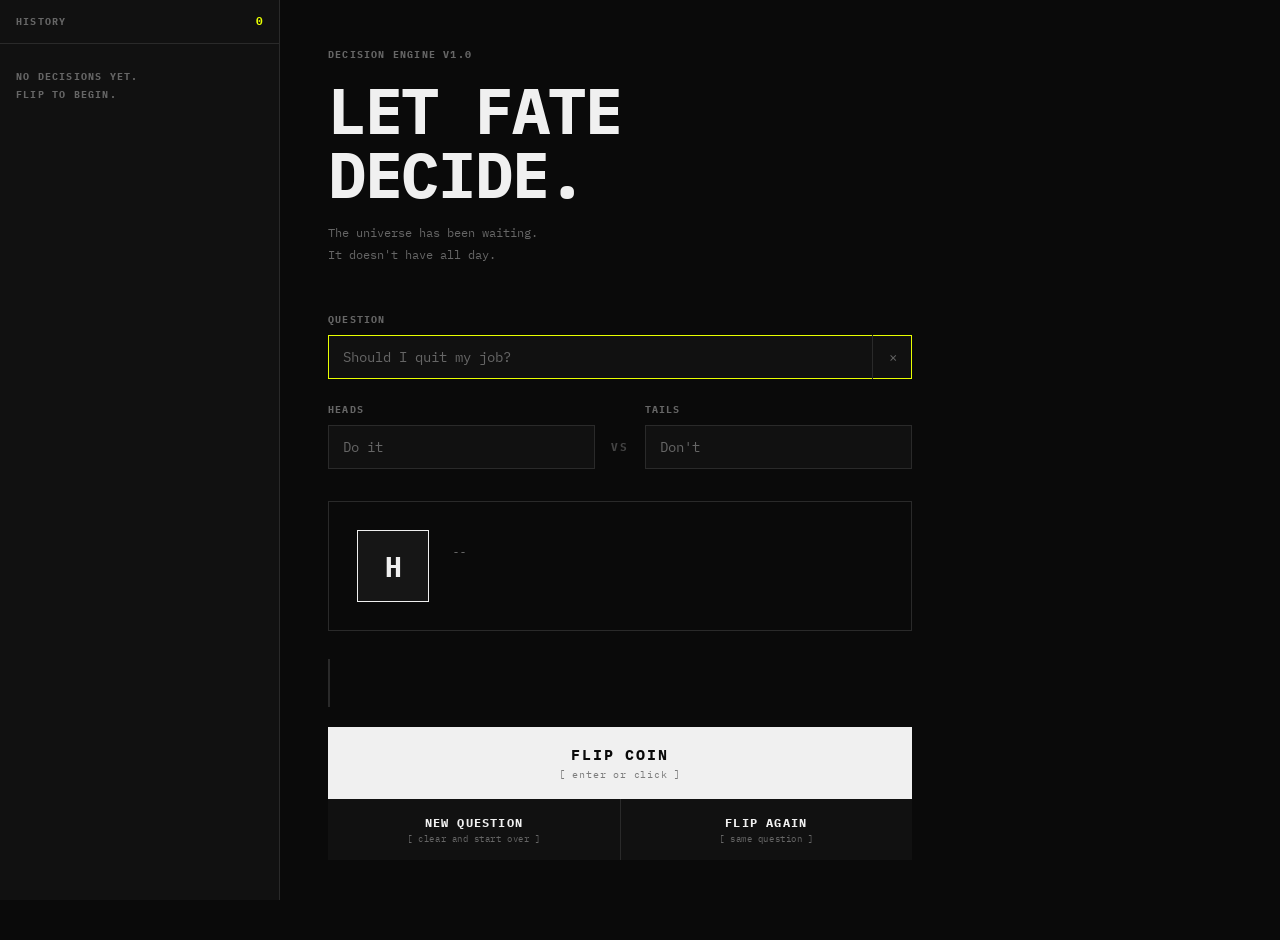
<file: index.html>
<!DOCTYPE html>
<html lang="en">
<head>
  <meta charset="UTF-8">
  <meta name="viewport" content="width=device-width, initial-scale=1.0">
  <title>LET FATE DECIDE</title>
  <link rel="stylesheet" href="styles.css">
</head>
<body>

  <div class="layout">

    <!-- LEFT: history column -->
    <aside class="memory-col" id="memory-col" aria-label="Decision history">
      <div class="memory-col__header">
        <span class="mono-label">HISTORY</span>
        <div class="memory-col__header-actions">
          <span class="mono-count" id="history-count">0</span>
          <button class="btn-clear-all" id="btn-clear-all" aria-label="Clear all history" hidden>[ CLEAR ]</button>
        </div>
      </div>
      <div class="memory-col__feed" id="memory-feed" role="list" aria-live="polite"></div>
    </aside>

    <!-- RIGHT: main interface -->
    <main class="main-col" role="main">

      <header class="site-header">
        <div class="site-header__tag mono-label">DECISION ENGINE v1.0</div>
        <h1 class="site-title">LET FATE<br>DECIDE.</h1>
        <p class="site-sub">The universe has been waiting.<br>It doesn't have all day.</p>
      </header>

      <section class="interface" id="interface">

        <!-- Question with inline clear -->
        <div class="field field--with-clear">
          <label for="question" class="field__label mono-label">QUESTION</label>
          <div class="field__wrap">
            <input
              type="text"
              id="question"
              class="field__input"
              placeholder="Should I quit my job?"
              maxlength="120"
              autocomplete="off"
              spellcheck="false"
              aria-describedby="question-state"
            >
            <button class="field__clear" id="btn-clear-question" aria-label="Clear question" hidden>×</button>
          </div>
        </div>

        <!-- Options -->
        <div class="options-row">
          <div class="option-block">
            <label for="opt-heads" class="field__label mono-label">HEADS</label>
            <input type="text" id="opt-heads" class="field__input" placeholder="Do it" maxlength="40" autocomplete="off">
          </div>
          <div class="option-sep mono-label">VS</div>
          <div class="option-block">
            <label for="opt-tails" class="field__label mono-label">TAILS</label>
            <input type="text" id="opt-tails" class="field__input" placeholder="Don't" maxlength="40" autocomplete="off">
          </div>
        </div>

        <!-- Coin -->
        <div class="coin-zone">
          <div class="coin-wrapper">
            <div class="coin" id="coin">
              <div class="coin__face coin__face--heads">H</div>
              <div class="coin__face coin__face--tails">T</div>
            </div>
            <div class="coin-readout" id="coin-readout" aria-live="polite" aria-atomic="true">
              <span class="coin-readout__side" id="readout-side">--</span>
              <span class="coin-readout__option" id="readout-option"></span>
            </div>
          </div>
        </div>

        <!-- Result -->
        <div class="result-bar" id="result-bar" role="status" aria-live="polite">
          <span id="result-text"></span>
        </div>

        <!-- CTA zone: swaps between FLIP state and POST-RESULT state -->
        <div class="cta-zone" id="cta-zone">
          <!-- State A: ready to flip -->
          <div class="cta-flip" id="cta-flip">
            <button class="btn-flip" id="btn-flip" type="button">
              <span class="btn-flip__main">FLIP COIN</span>
              <span class="btn-flip__sub">[ enter or click ]</span>
            </button>
          </div>

          <!-- State B: post-result actions (hidden until a result lands) -->
          <div class="cta-result" id="cta-result" hidden>
            <button class="btn-action btn-action--primary" id="btn-new-question" type="button">
              <span class="btn-action__main">NEW QUESTION</span>
              <span class="btn-action__sub">[ clear and start over ]</span>
            </button>
            <button class="btn-action btn-action--secondary" id="btn-flip-again" type="button">
              <span class="btn-action__main">FLIP AGAIN</span>
              <span class="btn-action__sub">[ same question ]</span>
            </button>
          </div>
        </div>

        <div class="flip-counter" id="flip-counter"></div>

      </section>

    </main>
  </div>

  <!-- Detail panel -->
  <div class="panel-backdrop" id="panel-backdrop" hidden></div>
  <div class="detail-panel" id="detail-panel" role="dialog" aria-modal="true" aria-label="Past decision" hidden>
    <div class="detail-panel__inner">
      <div class="detail-panel__actions">
        <button class="detail-panel__close"  id="panel-close"  aria-label="Close">[ CLOSE ]</button>
        <button class="detail-panel__reflip" id="panel-reflip" aria-label="Load this question back">[ REFLIP ]</button>
      </div>
      <div class="detail-panel__tag mono-label" id="panel-time"></div>
      <h2 class="detail-panel__question" id="panel-question"></h2>
      <div class="detail-panel__vs">
        <div class="detail-panel__opt" id="panel-heads-opt"></div>
        <div class="detail-panel__vs-sep mono-label">VS</div>
        <div class="detail-panel__opt" id="panel-tails-opt"></div>
      </div>
      <div class="detail-panel__result" id="panel-result"></div>
      <p class="detail-panel__epitaph mono-label">THE COIN SPOKE. YOU LISTENED.<br>OR DIDN'T. EITHER WAY.</p>
    </div>
  </div>

  <script src="script.js"></script>
</body>
</html>
</file>
<file: styles.css>
/* =========================================
   BRUTALIST AGENT DESIGN SYSTEM v1.2
   Laws: dark, raw, structural, monospace.
   No curves. No warmth. Pure function.
   Design language: UNCHANGED.
   Structure: redesigned by Design Engineer.
   ========================================= */

@import url('https://fonts.googleapis.com/css2?family=IBM+Plex+Mono:wght@400;700&display=swap');

:root {
  --black:    #0a0a0a;
  --void:     #111111;
  --surface:  #161616;
  --border:   #2a2a2a;
  --border-hi:#444444;
  --text:     #f0f0f0;
  --muted:    #666666;
  --accent:   #e8ff00;
  --mono:     'IBM Plex Mono', 'Courier New', monospace;
}

*, *::before, *::after {
  box-sizing: border-box;
  margin: 0;
  padding: 0;
}

html {
  font-size: 16px;
  background: var(--black);
  color: var(--text);
}

body {
  background: var(--black);
  color: var(--text);
  font-family: var(--mono);
  min-height: 100vh;
  line-height: 1.4;
}

/* =========================================
   LAYOUT
   ========================================= */

.layout {
  display: grid;
  grid-template-columns: 280px 1fr;
  min-height: 100vh;
}

@media (max-width: 720px) {
  .layout {
    grid-template-columns: 1fr;
    grid-template-rows: 1fr auto;
  }
  /* On mobile: main form first, history below */
  .memory-col { order: 2; }
  .main-col   { order: 1; }
}

/* =========================================
   LEFT: MEMORY COLUMN
   ========================================= */

.memory-col {
  border-right: 1px solid var(--border);
  display: flex;
  flex-direction: column;
  overflow: hidden;
  background: var(--void);
  position: sticky;
  top: 0;
  height: 100vh;
}

@media (max-width: 720px) {
  .memory-col {
    position: static;
    height: auto;
    max-height: 260px;
    border-right: none;
    border-top: 1px solid var(--border);
  }
}

.memory-col__header {
  display: flex;
  align-items: center;
  justify-content: space-between;
  padding: 14px 16px;
  border-bottom: 1px solid var(--border);
  flex-shrink: 0;
  gap: 8px;
}

.memory-col__header-actions {
  display: flex;
  align-items: center;
  gap: 10px;
}

.mono-label {
  font-family: var(--mono);
  font-size: 10px;
  font-weight: 700;
  letter-spacing: 0.12em;
  color: var(--muted);
  text-transform: uppercase;
}

.mono-count {
  font-size: 11px;
  color: var(--accent);
  font-weight: 700;
  font-family: var(--mono);
}

/* CLEAR ALL button in header */
.btn-clear-all {
  background: none;
  border: 1px solid var(--border);
  color: var(--muted);
  font-family: var(--mono);
  font-size: 9px;
  font-weight: 700;
  letter-spacing: 0.1em;
  padding: 3px 7px;
  cursor: pointer;
  transition: border-color 0.1s, color 0.1s;
}
.btn-clear-all:hover {
  border-color: var(--text);
  color: var(--text);
}

/* confirm row removed — CLEAR fires immediately */

.memory-col__feed {
  flex: 1;
  overflow-y: auto;
}
.memory-col__feed::-webkit-scrollbar { width: 2px; }
.memory-col__feed::-webkit-scrollbar-track { background: var(--void); }
.memory-col__feed::-webkit-scrollbar-thumb { background: var(--border-hi); }

/* Feed items */
.mem-item {
  display: block;
  padding: 14px 16px;
  border-bottom: 1px solid var(--border);
  cursor: pointer;
  transition: background 0.1s;
  color: inherit;
}
.mem-item:hover,
.mem-item:focus { background: var(--surface); outline: none; }
.mem-item:focus-visible { outline: 1px solid var(--accent); outline-offset: -1px; }
.mem-item__index { font-size: 9px; color: var(--muted); letter-spacing: 0.08em; margin-bottom: 4px; }
.mem-item__question { font-size: 11px; color: var(--text); line-height: 1.5; margin-bottom: 6px; word-break: break-word; }
.mem-item__result { font-size: 10px; font-weight: 700; letter-spacing: 0.1em; color: var(--accent); }

.mem-item--aged    { opacity: 0.5; }
.mem-item--ancient { opacity: 0.25; }
.mem-item:hover    { opacity: 1 !important; }

@keyframes slideIn {
  from { transform: translateX(-8px); opacity: 0; }
  to   { transform: translateX(0);    opacity: 1; }
}
.mem-item--new { animation: slideIn 0.2s ease forwards; }

.mem-empty {
  padding: 24px 16px;
  font-size: 10px;
  color: var(--muted);
  line-height: 1.8;
  white-space: pre-line;
}

/* =========================================
   RIGHT: MAIN COLUMN
   ========================================= */

.main-col {
  display: flex;
  flex-direction: column;
  padding: 48px 48px 48px;
  max-width: 680px;
}
@media (max-width: 720px) {
  .main-col { padding: 28px 20px 32px; }
}

/* Header */
.site-header { margin-bottom: 48px; }
.site-header__tag { margin-bottom: 16px; }
.site-title {
  font-family: var(--mono);
  font-size: clamp(36px, 6vw, 64px);
  font-weight: 700;
  line-height: 1.0;
  letter-spacing: -0.02em;
  color: var(--text);
  margin-bottom: 16px;
}
.site-sub { font-size: 12px; color: var(--muted); line-height: 1.8; }

/* Interface */
.interface { display: flex; flex-direction: column; }

/* Fields */
.field { margin-bottom: 24px; }
.field__label { display: block; margin-bottom: 8px; }

/* Field with inline clear button */
.field--with-clear .field__wrap {
  position: relative;
  display: flex;
  align-items: center;
}
.field__clear {
  position: absolute;
  right: 0;
  top: 0;
  bottom: 0;
  width: 40px;
  background: none;
  border: none;
  border-left: 1px solid var(--border);
  color: var(--muted);
  font-family: var(--mono);
  font-size: 14px;
  cursor: pointer;
  transition: color 0.1s, border-color 0.1s;
  display: flex;
  align-items: center;
  justify-content: center;
}
.field__clear:hover { color: var(--text); border-color: var(--border-hi); }
.field--with-clear .field__input { padding-right: 44px; }

.field__input {
  width: 100%;
  background: var(--void);
  border: 1px solid var(--border);
  color: var(--text);
  font-family: var(--mono);
  font-size: 14px;
  padding: 12px 14px;
  outline: none;
  border-radius: 0;
  appearance: none;
  transition: border-color 0.1s;
}
.field__input::placeholder { color: var(--muted); }
.field__input:focus { border-color: var(--accent); }

/* Options */
.options-row {
  display: grid;
  grid-template-columns: 1fr auto 1fr;
  align-items: end;
  gap: 16px;
  margin-bottom: 32px;
}
.option-sep {
  padding-bottom: 14px;
  text-align: center;
  color: var(--border-hi);
  font-size: 11px;
  letter-spacing: 0.15em;
}

/* =========================================
   COIN
   ========================================= */

.coin-zone {
  margin-bottom: 28px;
  border: 1px solid var(--border);
  padding: 28px;
  display: flex;
  align-items: center;
  gap: 32px;
}
.coin-wrapper { display: flex; align-items: center; gap: 24px; }
.coin {
  width: 72px;
  height: 72px;
  position: relative;
  transform-style: preserve-3d;
  perspective: 600px;
  flex-shrink: 0;
}
.coin__face {
  position: absolute;
  inset: 0;
  display: flex;
  align-items: center;
  justify-content: center;
  font-family: var(--mono);
  font-size: 28px;
  font-weight: 700;
  backface-visibility: hidden;
  -webkit-backface-visibility: hidden;
  border: 1px solid;
}
.coin__face--heads { background: var(--surface); border-color: var(--text); color: var(--text); }
.coin__face--tails { background: var(--void); border-color: var(--muted); color: var(--muted); transform: rotateY(180deg); }

.coin--show-heads .coin__face--heads { border-color: var(--accent); color: var(--accent); }
.coin--show-tails .coin__face--tails { border-color: var(--accent); color: var(--accent); }

.coin-readout { display: flex; flex-direction: column; gap: 4px; }
.coin-readout__side { font-size: 10px; font-weight: 700; letter-spacing: 0.12em; color: var(--muted); text-transform: uppercase; }
.coin-readout__option { font-size: 18px; font-weight: 700; color: var(--accent); line-height: 1.2; min-height: 22px; }

@keyframes flipCoin {
  0%   { transform: rotateY(0deg); }
  100% { transform: rotateY(1800deg); }
}
.coin--flipping { animation: flipCoin 1.4s cubic-bezier(0.4, 0, 0.3, 1) forwards; }
.coin--landed-heads { transform: rotateY(0deg); }
.coin--landed-tails { transform: rotateY(180deg); }

/* =========================================
   RESULT BAR
   ========================================= */

.result-bar {
  border-left: 2px solid var(--border);
  padding: 0 16px;
  min-height: 48px;
  margin-bottom: 20px;
  display: flex;
  align-items: center;
  transition: border-color 0.2s;
}
.result-bar--active { border-color: var(--accent); }
#result-text {
  font-size: 13px;
  color: var(--text);
  line-height: 1.6;
  opacity: 0;
  transition: opacity 0.4s ease 0.15s;
}
.result-bar--active #result-text { opacity: 1; }

/* =========================================
   CTA ZONE — state machine
   IDLE state:   shows .cta-flip
   RESULT state: shows .cta-result
   ========================================= */

.cta-zone { margin-bottom: 16px; }

/* Primary flip button */
.btn-flip {
  width: 100%;
  background: var(--text);
  color: var(--black);
  border: none;
  font-family: var(--mono);
  cursor: pointer;
  display: flex;
  flex-direction: column;
  align-items: center;
  justify-content: center;
  gap: 4px;
  padding: 18px 20px;
  transition: background 0.1s, color 0.1s;
  border-radius: 0;
}
.btn-flip:hover { background: var(--accent); color: var(--black); }
.btn-flip:active { transform: scale(0.99); }
.btn-flip:disabled { background: var(--border); color: var(--muted); cursor: not-allowed; }
.btn-flip__main { font-size: 15px; font-weight: 700; letter-spacing: 0.12em; }
.btn-flip__sub  { font-size: 10px; letter-spacing: 0.08em; opacity: 0.5; }

/* Post-result action pair */
.cta-result {
  display: grid;
  grid-template-columns: 1fr 1fr;
  gap: 1px;
  background: var(--border);
}

.btn-action {
  background: var(--void);
  border: none;
  font-family: var(--mono);
  cursor: pointer;
  display: flex;
  flex-direction: column;
  align-items: center;
  justify-content: center;
  gap: 3px;
  padding: 16px 12px;
  transition: background 0.1s, color 0.1s;
}
.btn-action__main { font-size: 12px; font-weight: 700; letter-spacing: 0.1em; color: var(--text); }
.btn-action__sub  { font-size: 9px;  letter-spacing: 0.06em; color: var(--muted); }

.btn-action--primary:hover {
  background: var(--accent);
}
.btn-action--primary:hover .btn-action__main,
.btn-action--primary:hover .btn-action__sub {
  color: var(--black);
}

.btn-action--secondary:hover { background: var(--surface); }
.btn-action--secondary:hover .btn-action__main { color: var(--accent); }

/* =========================================
   FLIP COUNTER
   ========================================= */

.flip-counter { font-size: 10px; color: var(--muted); letter-spacing: 0.08em; min-height: 16px; }

/* =========================================
   SHAKE (validation)
   ========================================= */

@keyframes shake {
  0%,100% { transform: translateX(0); }
  25%      { transform: translateX(-5px); }
  75%      { transform: translateX(5px); }
}
.shake { animation: shake 0.3s ease; }

/* =========================================
   DETAIL PANEL
   ========================================= */

.panel-backdrop {
  position: fixed;
  inset: 0;
  background: rgba(0,0,0,0.85);
  z-index: 10;
}
.detail-panel {
  position: fixed;
  top: 50%;
  left: 50%;
  transform: translate(-50%, -50%);
  z-index: 11;
  background: var(--void);
  border: 1px solid var(--border-hi);
  width: min(560px, 92vw);
  max-height: 90vh;
  overflow-y: auto;
}
@keyframes panelIn {
  from { opacity: 0; transform: translate(-50%, -48%) scale(0.97); }
  to   { opacity: 1; transform: translate(-50%, -50%) scale(1); }
}
.detail-panel:not([hidden]) { animation: panelIn 0.18s ease forwards; }

.detail-panel__inner { padding: 32px 32px 28px; }
.detail-panel__actions { display: flex; gap: 10px; margin-bottom: 20px; }

.detail-panel__close {
  background: none;
  border: 1px solid var(--border);
  color: var(--muted);
  font-family: var(--mono);
  font-size: 10px;
  letter-spacing: 0.1em;
  padding: 4px 10px;
  cursor: pointer;
  transition: border-color 0.1s, color 0.1s;
}
.detail-panel__close:hover { border-color: var(--text); color: var(--text); }

.detail-panel__reflip {
  background: var(--accent);
  color: var(--black);
  border: none;
  font-family: var(--mono);
  font-size: 10px;
  font-weight: 700;
  letter-spacing: 0.1em;
  padding: 4px 10px;
  cursor: pointer;
  transition: opacity 0.1s;
}
.detail-panel__reflip:hover { opacity: 0.85; }

.detail-panel__tag { margin-bottom: 20px; }
.detail-panel__question {
  font-family: var(--mono);
  font-size: 22px;
  font-weight: 700;
  line-height: 1.2;
  color: var(--text);
  margin-bottom: 24px;
  letter-spacing: -0.01em;
}
.detail-panel__vs {
  display: flex;
  align-items: stretch;
  margin-bottom: 24px;
  border: 1px solid var(--border);
}
.detail-panel__opt { flex: 1; padding: 12px 16px; font-size: 13px; color: var(--muted); }
.detail-panel__vs-sep {
  padding: 12px 14px;
  border-left: 1px solid var(--border);
  border-right: 1px solid var(--border);
  display: flex;
  align-items: center;
  font-size: 9px;
  letter-spacing: 0.15em;
  color: var(--muted);
}
.detail-panel__result {
  font-size: 20px;
  font-weight: 700;
  color: var(--accent);
  letter-spacing: 0.04em;
  margin-bottom: 20px;
}
.detail-panel__epitaph {
  font-size: 9px;
  color: var(--muted);
  letter-spacing: 0.1em;
  line-height: 2;
  border-top: 1px solid var(--border);
  padding-top: 16px;
}

/* =========================================
   REDUCED MOTION
   ========================================= */

@media (prefers-reduced-motion: reduce) {
  .coin--flipping { animation: none; }
  * { transition-duration: 0.01ms !important; animation-duration: 0.01ms !important; }
}
</file>
